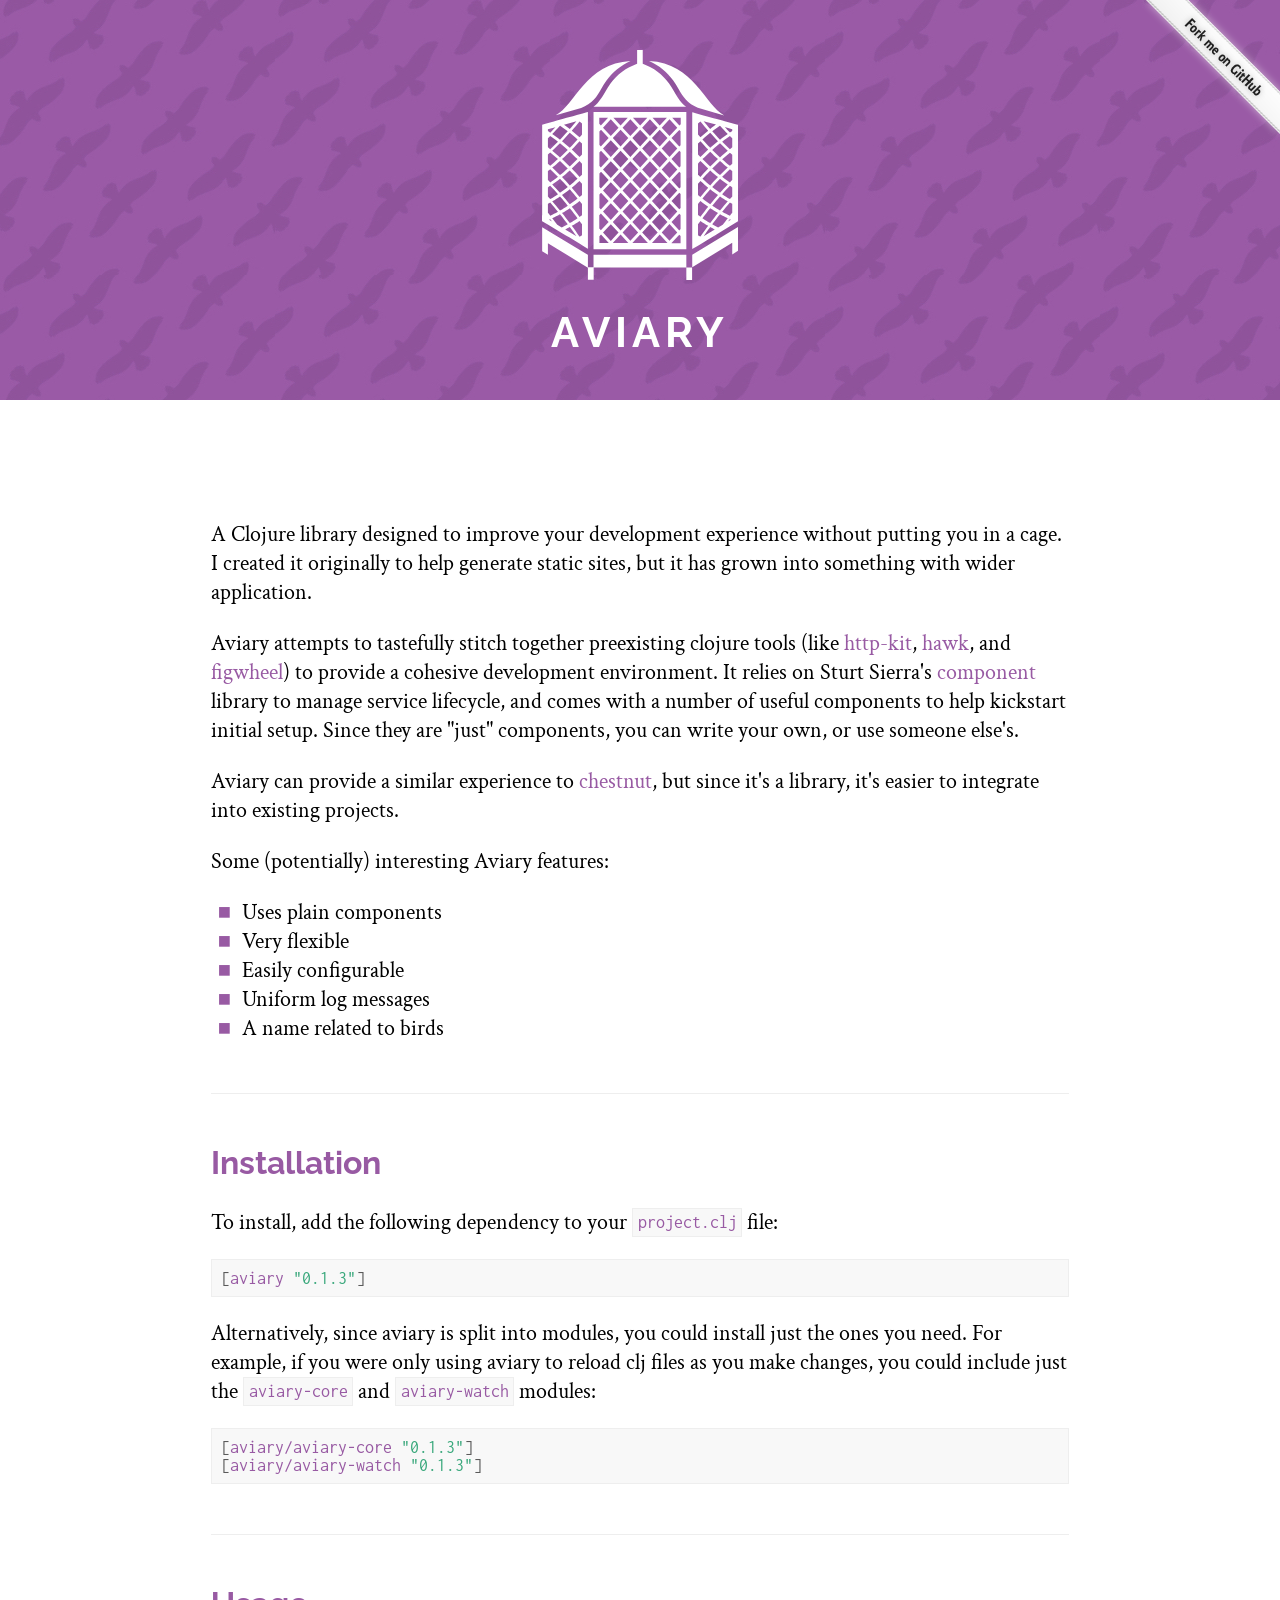
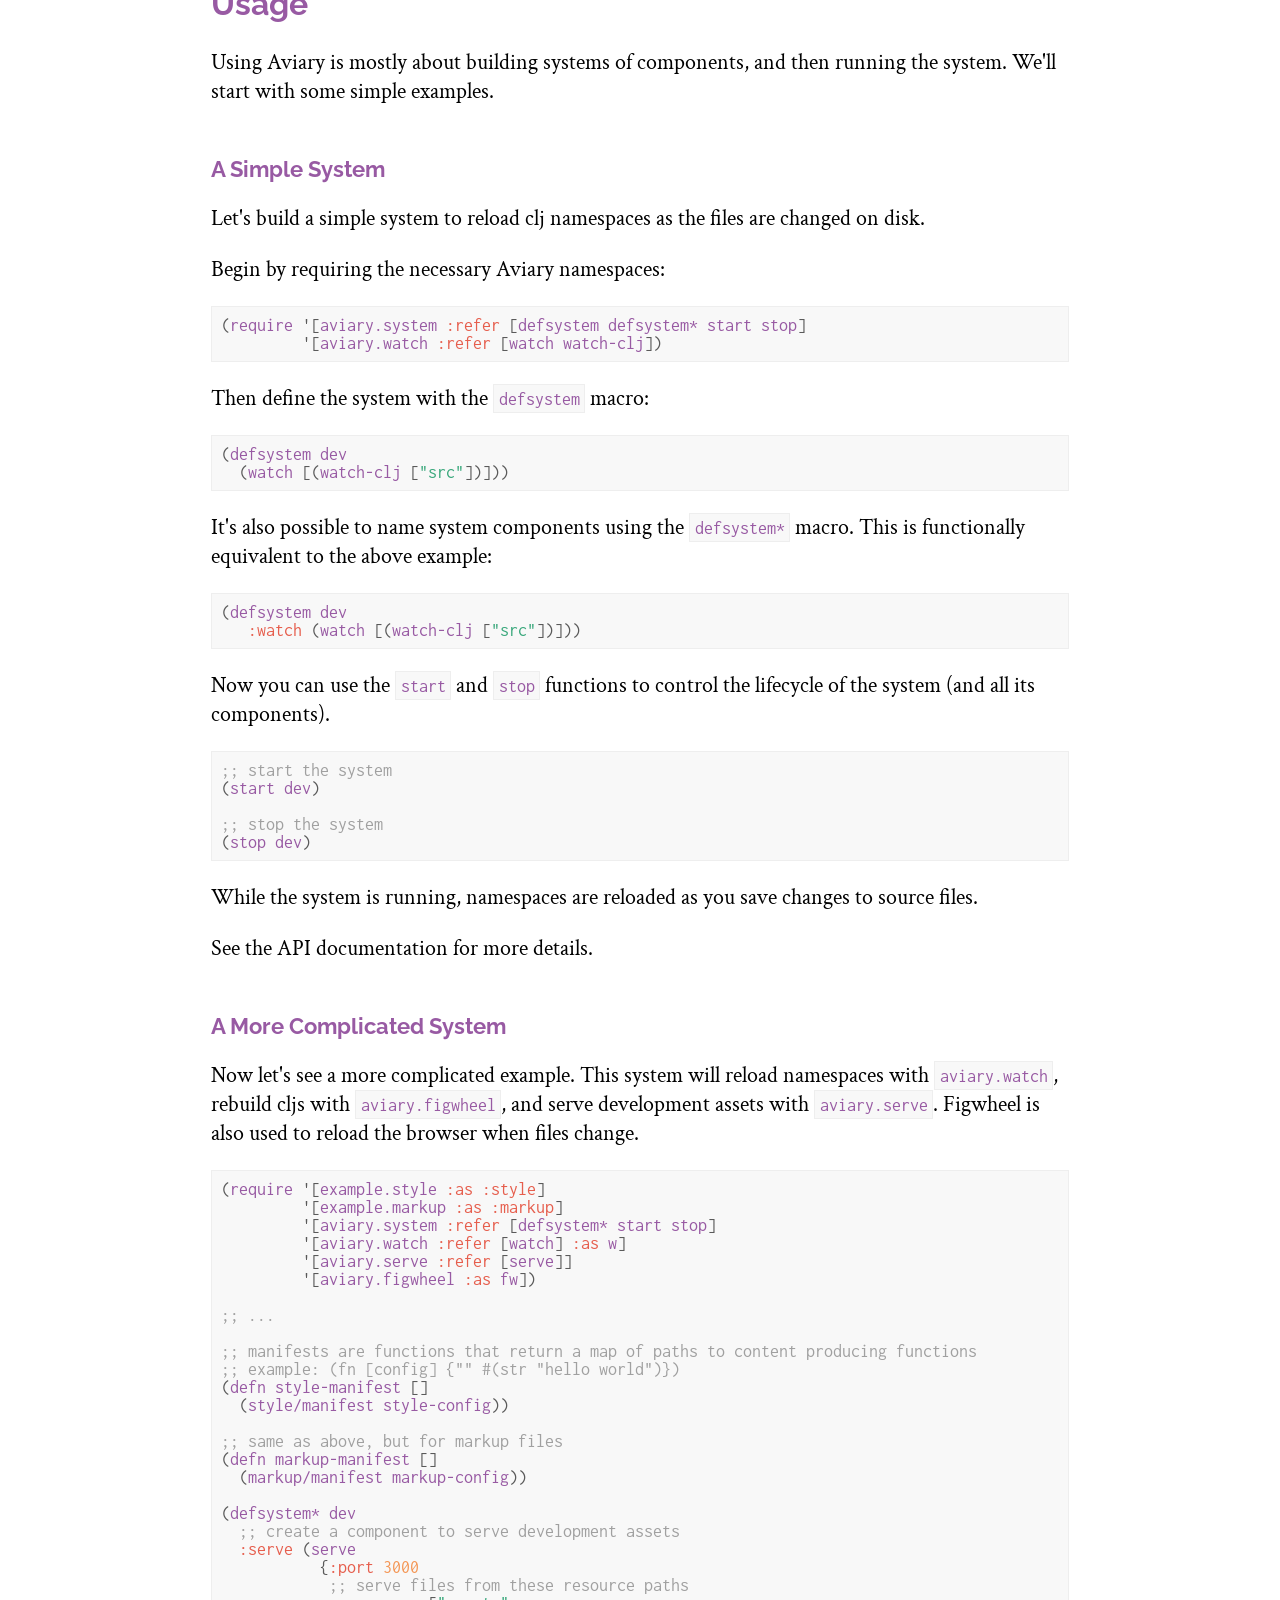
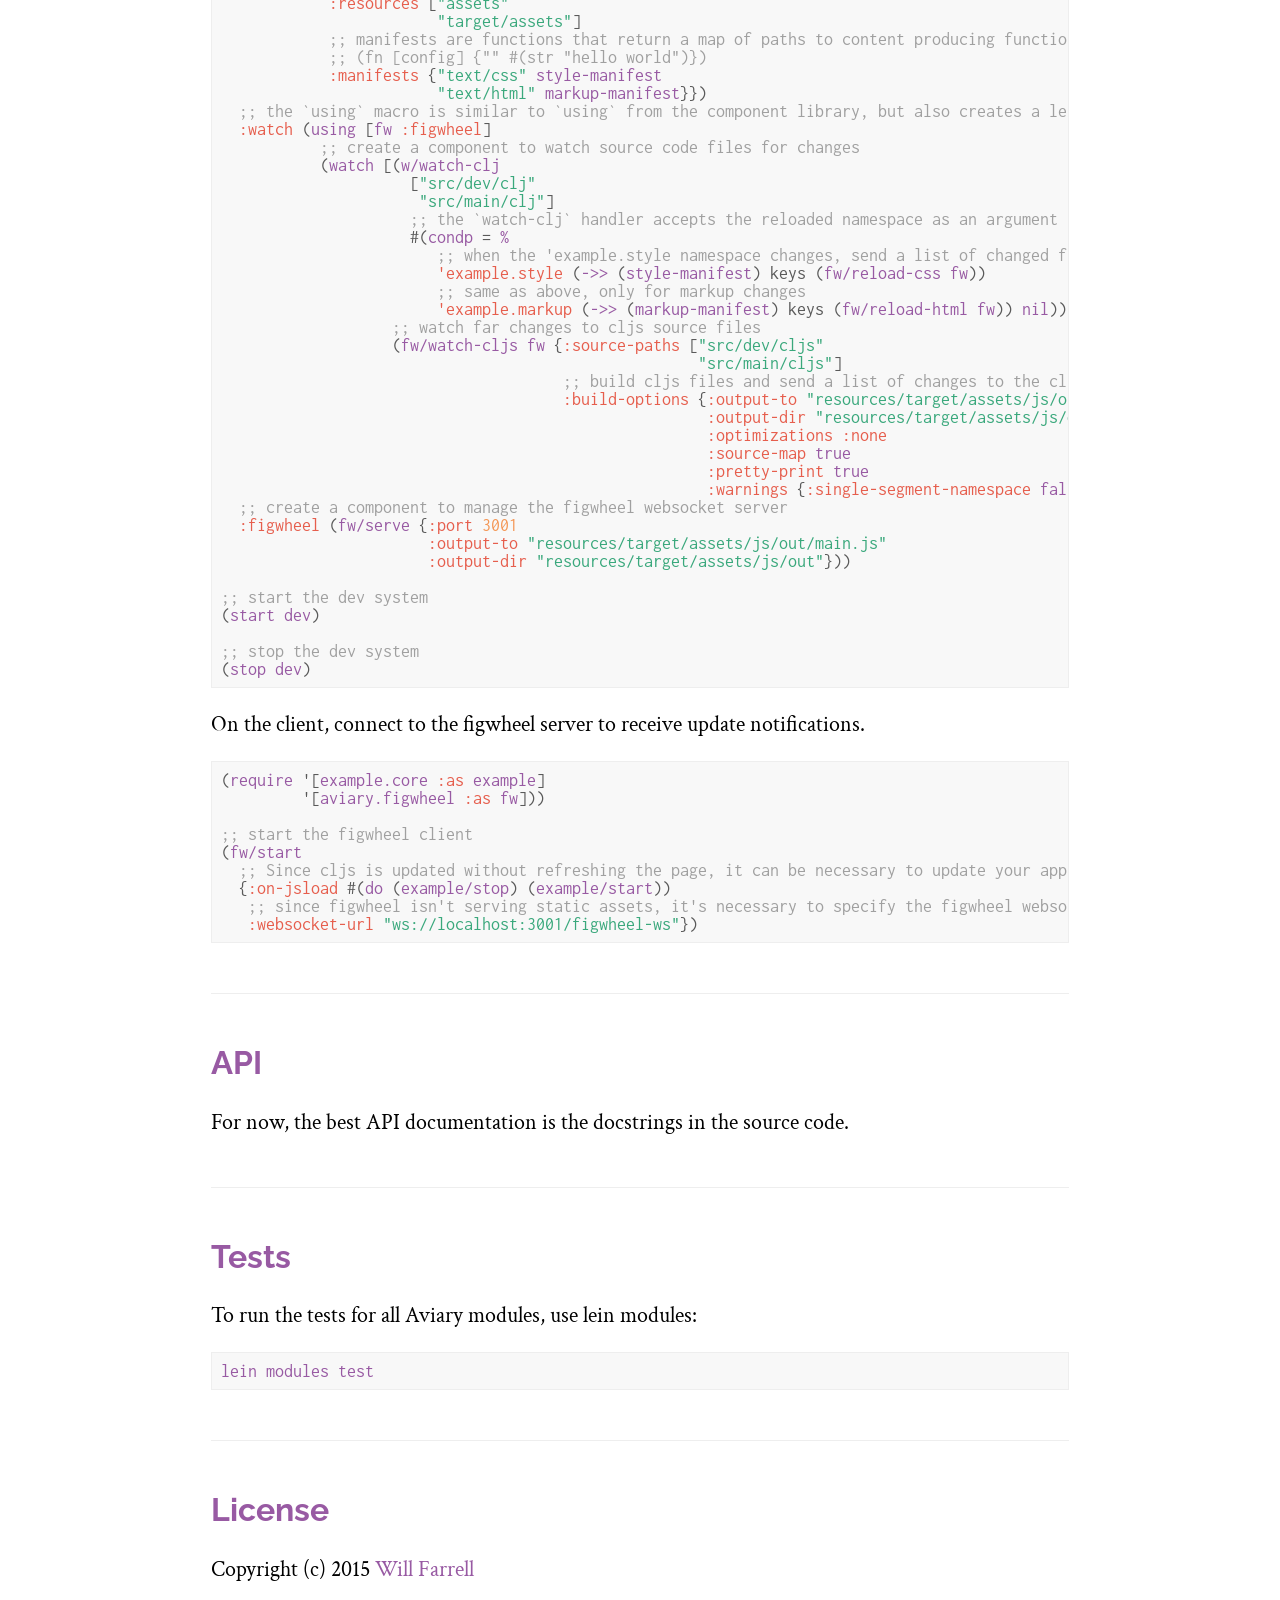
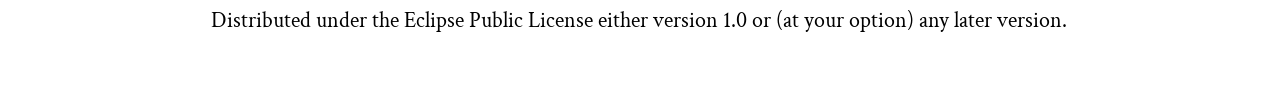
<file: index.html>
<!DOCTYPE html>
<html><head><link type="text/css" rel="stylesheet" href="css/out/screen.css" /><link type="text/css" rel="stylesheet" href="//fonts.googleapis.com/css?family=Raleway:500" /><link type="text/css" rel="stylesheet" href="//fonts.googleapis.com/css?family=Crimson+Text" /><link type="text/css" rel="stylesheet" href="//fonts.googleapis.com/css?family=Inconsolata" /><title>Aviary</title><link rel="shortcut icon" type="image/x-icon" href="favicon.ico" /><link rel="icon" sizes="16x16" type="image/png" href="favicon-16x16.png" /><link rel="icon" sizes="32x32" type="image/png" href="favicon-32x32.png" /><link rel="icon" sizes="96x96" type="image/png" href="favicon-96x96.png" /></head><body><a href="https://github.com/wkf/aviary"><img class="ribbon" alt="Fork me on GitHub" src="img/github-banner.png" /></a><nav><a class="scroll"><img class="logo" src="img/aviary-white.svg" /></a></nav><header><img class="logo" src="img/aviary-white.svg" /><h1>Aviary</h1></header><main><p>A Clojure library designed to improve your development experience without putting you in a cage. I created it originally to help generate static sites, but it has grown into something with wider application.</p><p>Aviary attempts to tastefully stitch together preexisting clojure tools (like <a href="https://github.com/http-kit/http-kit" title="http-kit">http-kit</a>, <a href="https://github.com/wkf/hawk" title="hawk">hawk</a>, and <a href="https://github.com/bhauman/lein-figwheel" title="figwheel">figwheel</a>) to provide a cohesive development environment. It relies on Sturt Sierra's <a href="https://github.com/stuartsierra/component" title="component">component</a> library to manage service lifecycle, and comes with a number of useful components to help kickstart initial setup. Since they are "just" components, you can write your own, or use someone else's.</p><p>Aviary can provide a similar experience to <a href="https://github.com/plexus/chestnut" title="chestnut">chestnut</a>, but since it's a library, it's easier to integrate into existing projects.</p><p>Some (potentially) interesting Aviary features:</p><ul><li>Uses plain components</li><li>Very flexible</li><li>Easily configurable</li><li>Uniform log messages</li><li>A name related to birds</li></ul><hr /><h2>Installation</h2><p>To install, add the following dependency to your <code class="hl"><span class="nv">project.clj</span>
</code> file:</p><pre><code class="hl"><span class="p">[</span><span class="nv">aviary</span> <span class="s">"0.1.3"</span><span class="p">]</span>
</code></pre><p>Alternatively, since aviary is split into modules, you could install just the ones you need. For example, if you were only using aviary to reload clj files as you make changes, you could include just the <code class="hl"><span class="nv">aviary-core</span>
</code> and <code class="hl"><span class="nv">aviary-watch</span>
</code> modules:</p><pre><code class="hl"><span class="p">[</span><span class="nv">aviary/aviary-core</span> <span class="s">"0.1.3"</span><span class="p">]</span>
<span class="p">[</span><span class="nv">aviary/aviary-watch</span> <span class="s">"0.1.3"</span><span class="p">]</span>
</code></pre><hr /><h2>Usage</h2><p>Using Aviary is mostly about building systems of components, and then running the system. We'll start with some simple examples.</p><h3>A Simple System</h3><p>Let's build a simple system to reload clj namespaces as the files are changed on disk.</p><p>Begin by requiring the necessary Aviary namespaces:</p><pre><code class="hl"><span class="p">(</span><span class="nf">require</span> <span class="o">'</span><span class="p">[</span><span class="nv">aviary.system</span> <span class="ss">:refer</span> <span class="p">[</span><span class="nv">defsystem</span> <span class="nv">defsystem*</span> <span class="nv">start</span> <span class="nv">stop</span><span class="p">]</span>
         <span class="o">'</span><span class="p">[</span><span class="nv">aviary.watch</span> <span class="ss">:refer</span> <span class="p">[</span><span class="nv">watch</span> <span class="nv">watch-clj</span><span class="p">])</span>
</code></pre><p>Then define the system with the <code class="hl"><span class="nv">defsystem</span>
</code> macro:</p><pre><code class="hl"><span class="p">(</span><span class="nf">defsystem</span> <span class="nv">dev</span>
  <span class="p">(</span><span class="nf">watch</span> <span class="p">[(</span><span class="nf">watch-clj</span> <span class="p">[</span><span class="s">"src"</span><span class="p">])]))</span>
</code></pre><p>It's also possible to name system components using the <code class="hl"><span class="nv">defsystem*</span>
</code> macro. This is functionally equivalent to the above example:</p><pre><code class="hl"><span class="p">(</span><span class="nf">defsystem</span> <span class="nv">dev</span>
   <span class="ss">:watch</span> <span class="p">(</span><span class="nf">watch</span> <span class="p">[(</span><span class="nf">watch-clj</span> <span class="p">[</span><span class="s">"src"</span><span class="p">])]))</span>
</code></pre><p>Now you can use the <code class="hl"><span class="nv">start</span>
</code> and <code class="hl"><span class="nv">stop</span>
</code> functions to control the lifecycle of the system (and all its components).</p><pre><code class="hl"><span class="c1">;; start the system</span>
<span class="p">(</span><span class="nf">start</span> <span class="nv">dev</span><span class="p">)</span>

<span class="c1">;; stop the system</span>
<span class="p">(</span><span class="nf">stop</span> <span class="nv">dev</span><span class="p">)</span>
</code></pre><p>While the system is running, namespaces are reloaded as you save changes to source files.</p><p>See the API documentation for more details.</p><h3>A More Complicated System</h3><p>Now let's see a more complicated example. This system will reload namespaces with <code class="hl"><span class="nv">aviary.watch</span>
</code>, rebuild cljs with <code class="hl"><span class="nv">aviary.figwheel</span>
</code>, and serve development assets with <code class="hl"><span class="nv">aviary.serve</span>
</code>. Figwheel is also used to reload the browser when files change.</p><pre><code class="hl"><span class="p">(</span><span class="nf">require</span> <span class="o">'</span><span class="p">[</span><span class="nv">example.style</span> <span class="ss">:as</span> <span class="ss">:style</span><span class="p">]</span>
         <span class="o">'</span><span class="p">[</span><span class="nv">example.markup</span> <span class="ss">:as</span> <span class="ss">:markup</span><span class="p">]</span>
         <span class="o">'</span><span class="p">[</span><span class="nv">aviary.system</span> <span class="ss">:refer</span> <span class="p">[</span><span class="nv">defsystem*</span> <span class="nv">start</span> <span class="nv">stop</span><span class="p">]</span>
         <span class="o">'</span><span class="p">[</span><span class="nv">aviary.watch</span> <span class="ss">:refer</span> <span class="p">[</span><span class="nv">watch</span><span class="p">]</span> <span class="ss">:as</span> <span class="nv">w</span><span class="p">]</span>
         <span class="o">'</span><span class="p">[</span><span class="nv">aviary.serve</span> <span class="ss">:refer</span> <span class="p">[</span><span class="nv">serve</span><span class="p">]]</span>
         <span class="o">'</span><span class="p">[</span><span class="nv">aviary.figwheel</span> <span class="ss">:as</span> <span class="nv">fw</span><span class="p">])</span>

<span class="c1">;; ...</span>

<span class="c1">;; manifests are functions that return a map of paths to content producing functions</span>
<span class="c1">;; example: (fn [config] {"" #(str "hello world")})</span>
<span class="p">(</span><span class="kd">defn </span><span class="nv">style-manifest</span> <span class="p">[]</span>
  <span class="p">(</span><span class="nf">style/manifest</span> <span class="nv">style-config</span><span class="p">))</span>

<span class="c1">;; same as above, but for markup files</span>
<span class="p">(</span><span class="kd">defn </span><span class="nv">markup-manifest</span> <span class="p">[]</span>
  <span class="p">(</span><span class="nf">markup/manifest</span> <span class="nv">markup-config</span><span class="p">))</span>

<span class="p">(</span><span class="nf">defsystem*</span> <span class="nv">dev</span>
  <span class="c1">;; create a component to serve development assets</span>
  <span class="ss">:serve</span> <span class="p">(</span><span class="nf">serve</span>
           <span class="p">{</span><span class="ss">:port</span> <span class="mi">3000</span>
            <span class="c1">;; serve files from these resource paths</span>
            <span class="ss">:resources</span> <span class="p">[</span><span class="s">"assets"</span>
                        <span class="s">"target/assets"</span><span class="p">]</span>
            <span class="c1">;; manifests are functions that return a map of paths to content producing functions</span>
            <span class="c1">;; (fn [config] {"" #(str "hello world")})</span>
            <span class="ss">:manifests</span> <span class="p">{</span><span class="s">"text/css"</span> <span class="nv">style-manifest</span>
                        <span class="s">"text/html"</span> <span class="nv">markup-manifest</span><span class="p">}})</span>
  <span class="c1">;; the `using` macro is similar to `using` from the component library, but also creates a lexical binding for any dependencies.</span>
  <span class="ss">:watch</span> <span class="p">(</span><span class="nf">using</span> <span class="p">[</span><span class="nv">fw</span> <span class="ss">:figwheel</span><span class="p">]</span>
           <span class="c1">;; create a component to watch source code files for changes</span>
           <span class="p">(</span><span class="nf">watch</span> <span class="p">[(</span><span class="nf">w/watch-clj</span>
                     <span class="p">[</span><span class="s">"src/dev/clj"</span>
                      <span class="s">"src/main/clj"</span><span class="p">]</span>
                     <span class="c1">;; the `watch-clj` handler accepts the reloaded namespace as an argument</span>
                     <span class="o">#</span><span class="p">(</span><span class="nf">condp</span> <span class="nb">= </span><span class="nv">%</span>
                        <span class="c1">;; when the 'example.style namespace changes, send a list of changed files to the client with figwheel</span>
                        <span class="ss">'example.style</span> <span class="p">(</span><span class="nf">-&gt;&gt;</span> <span class="p">(</span><span class="nf">style-manifest</span><span class="p">)</span> <span class="nb">keys </span><span class="p">(</span><span class="nf">fw/reload-css</span> <span class="nv">fw</span><span class="p">))</span>
                        <span class="c1">;; same as above, only for markup changes</span>
                        <span class="ss">'example.markup</span> <span class="p">(</span><span class="nf">-&gt;&gt;</span> <span class="p">(</span><span class="nf">markup-manifest</span><span class="p">)</span> <span class="nb">keys </span><span class="p">(</span><span class="nf">fw/reload-html</span> <span class="nv">fw</span><span class="p">))</span> <span class="nv">nil</span><span class="p">))</span>
                   <span class="c1">;; watch far changes to cljs source files</span>
                   <span class="p">(</span><span class="nf">fw/watch-cljs</span> <span class="nv">fw</span> <span class="p">{</span><span class="ss">:source-paths</span> <span class="p">[</span><span class="s">"src/dev/cljs"</span>
                                                     <span class="s">"src/main/cljs"</span><span class="p">]</span>
                                      <span class="c1">;; build cljs files and send a list of changes to the client with figwheel</span>
                                      <span class="ss">:build-options</span> <span class="p">{</span><span class="ss">:output-to</span> <span class="s">"resources/target/assets/js/out/main.js"</span>
                                                      <span class="ss">:output-dir</span> <span class="s">"resources/target/assets/js/out"</span>
                                                      <span class="ss">:optimizations</span> <span class="ss">:none</span>
                                                      <span class="ss">:source-map</span> <span class="nv">true</span>
                                                      <span class="ss">:pretty-print</span> <span class="nv">true</span>
                                                      <span class="ss">:warnings</span> <span class="p">{</span><span class="ss">:single-segment-namespace</span> <span class="nv">false</span><span class="p">}}})]))</span>
  <span class="c1">;; create a component to manage the figwheel websocket server</span>
  <span class="ss">:figwheel</span> <span class="p">(</span><span class="nf">fw/serve</span> <span class="p">{</span><span class="ss">:port</span> <span class="mi">3001</span>
                       <span class="ss">:output-to</span> <span class="s">"resources/target/assets/js/out/main.js"</span>
                       <span class="ss">:output-dir</span> <span class="s">"resources/target/assets/js/out"</span><span class="p">}))</span>

<span class="c1">;; start the dev system</span>
<span class="p">(</span><span class="nf">start</span> <span class="nv">dev</span><span class="p">)</span>

<span class="c1">;; stop the dev system</span>
<span class="p">(</span><span class="nf">stop</span> <span class="nv">dev</span><span class="p">)</span>
</code></pre><p>On the client, connect to the figwheel server to receive update notifications.</p><pre><code class="hl"><span class="p">(</span><span class="nf">require</span> <span class="o">'</span><span class="p">[</span><span class="nv">example.core</span> <span class="ss">:as</span> <span class="nv">example</span><span class="p">]</span>
         <span class="o">'</span><span class="p">[</span><span class="nv">aviary.figwheel</span> <span class="ss">:as</span> <span class="nv">fw</span><span class="p">]))</span>

<span class="c1">;; start the figwheel client</span>
<span class="p">(</span><span class="nf">fw/start</span>
  <span class="c1">;; Since cljs is updated without refreshing the page, it can be necessary to update your app's state</span>
  <span class="p">{</span><span class="ss">:on-jsload</span> <span class="o">#</span><span class="p">(</span><span class="k">do </span><span class="p">(</span><span class="nf">example/stop</span><span class="p">)</span> <span class="p">(</span><span class="nf">example/start</span><span class="p">))</span>
   <span class="c1">;; since figwheel isn't serving static assets, it's necessary to specify the figwheel websocket url</span>
   <span class="ss">:websocket-url</span> <span class="s">"ws://localhost:3001/figwheel-ws"</span><span class="p">})</span>
</code></pre><hr /><h2>API</h2><p>For now, the best API documentation is the docstrings in the source code.</p><hr /><h2>Tests</h2><p>To run the tests for all Aviary modules, use lein modules:</p><pre><code class="hl"><span class="nv">lein</span> <span class="nv">modules</span> <span class="nv">test</span>
</code></pre><hr /><h2>License</h2><p>Copyright (c) 2015 <a href="http://willfarrell.is">Will Farrell</a></p><p>Distributed under the Eclipse Public License either version 1.0 or (at your option) any later version.</p></main><script type="text/javascript" src="js/out/main.js"></script></body></html>
</file>
<file: css/out/screen.css>
html{box-sizing:border-box}*,*:after,*:before{box-sizing:inherit}body{margin:0;padding:0}a,a:hover,a:active,a:visited{text-decoration:none}body{font-family:'Crimson Text',serif;font-size:22px}h1,h2,h3{font-family:'Raleway',sans-serif}h1{font-size:42px;color:#fff}h2{font-size:32px;color:#985aa3}h3{font-size:22px;color:#985aa3}code{font-family:'Inconsolata',monospace;font-size:18px}::selection{background:#985aa3;color:#fff}nav,header,main{width:100%}main{padding-right:16.5%;padding-left:16.5%}main{padding-bottom:50px}nav{transition:height 250ms;background-color:#985aa3;background-image:url("../../img/aviary-tile.jpg");overflow:hidden;position:fixed;height:0}nav.active{height:60px}nav img{margin-top:5px;margin-left:auto;margin-right:auto;display:table;width:40px}header{margin-bottom:120px;padding-top:50px;min-height:400px;background-color:#985aa3;background-image:url("../../img/aviary-tile.jpg");overflow:hidden}header img{width:196px}header img,header h1{margin-right:auto;margin-left:auto;display:table}nav a{cursor:pointer}a{transition:border 250ms;border-bottom-width:2px;border-bottom-style:solid;border-bottom-color:#fff;color:#985aa3}a:hover{border-bottom-width:2px;border-bottom-style:solid;border-bottom-color:#985aa3}h1{text-transform:uppercase;letter-spacing:5px;font-kerning:normal}h3{margin-top:50px}pre code{display:block}img.ribbon{border:0;position:absolute;right:0;top:0}hr{margin-top:50px;margin-bottom:50px;border:0;background-color:#eee;color:#eee;height:1px}ul{margin:0;padding:0;list-style:none}li{text-indent:-0.7em;padding-left:1em}li:before{padding-right:.5em;content:"\25A0";color:#985aa3}.hl{border-width:1px;border-style:solid;border-color:#eee;overflow-x:auto;padding:.25em;vertical-align:text-bottom;display:inline-block;background:#f8f8f8;color:#5a5a5a}pre .hl{padding:.5em;display:block}.hl .mi{color:#f49756}.hl .s{color:#3aa87c}.hl .nf,.hl .nv,.hl .k,.hl .kd{color:#985aa3}.hl .ss{color:#e65e4d}.hl .c1{color:#a0a0a0}
</file>
